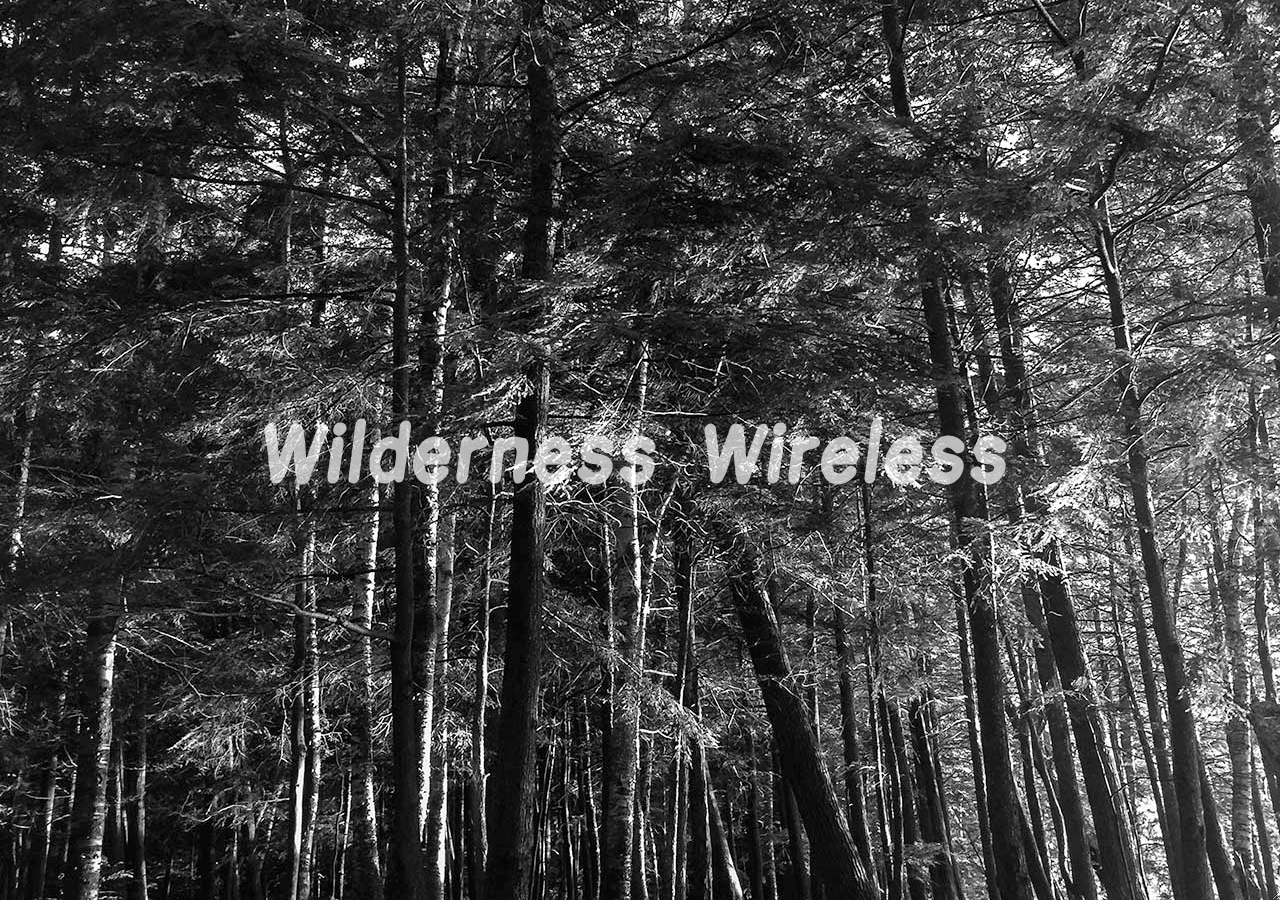
<file: docs/index.html>
<!doctype html>
<html>
<head>
<meta charset="UTF-8">
<title>↟Wilderness Wireless↟</title>
<link rel="stylesheet" type="text/css" href="sublime.css">
<link rel="stylesheet" type="text/css" href="site.css">
<link rel="icon" type="image/png" href="favicon.png">
</head>
<body>
	<div id="cover">
		<!--
		<h1 class="reg">
			↟↟
		</h1>
	-->
			<h1 class="em">
				<a href="wilderness.html">Wilderness</a> <a href="https://github.com/giantmolecules/WILDERNESS-WIRELESS">Wireless</a>
			</h1>
			<!--
			<h1 class="reg">
				↟↟
			</h1>
		-->
			<!--
            <h3 class="regular">
            		<span>
            			<a href="about.html">About</a>
                </span>
                <span>
                |
                </span>
                <span>
                <a href="participants.html">Participants</a>
                </span>
                <span>
                |
                </span>
                <span>
                <a href="acknowledgements.html">Acknowledgements</a>
                </span>
            </h3>
					-->
	</div>
</body>
</html>
</file>
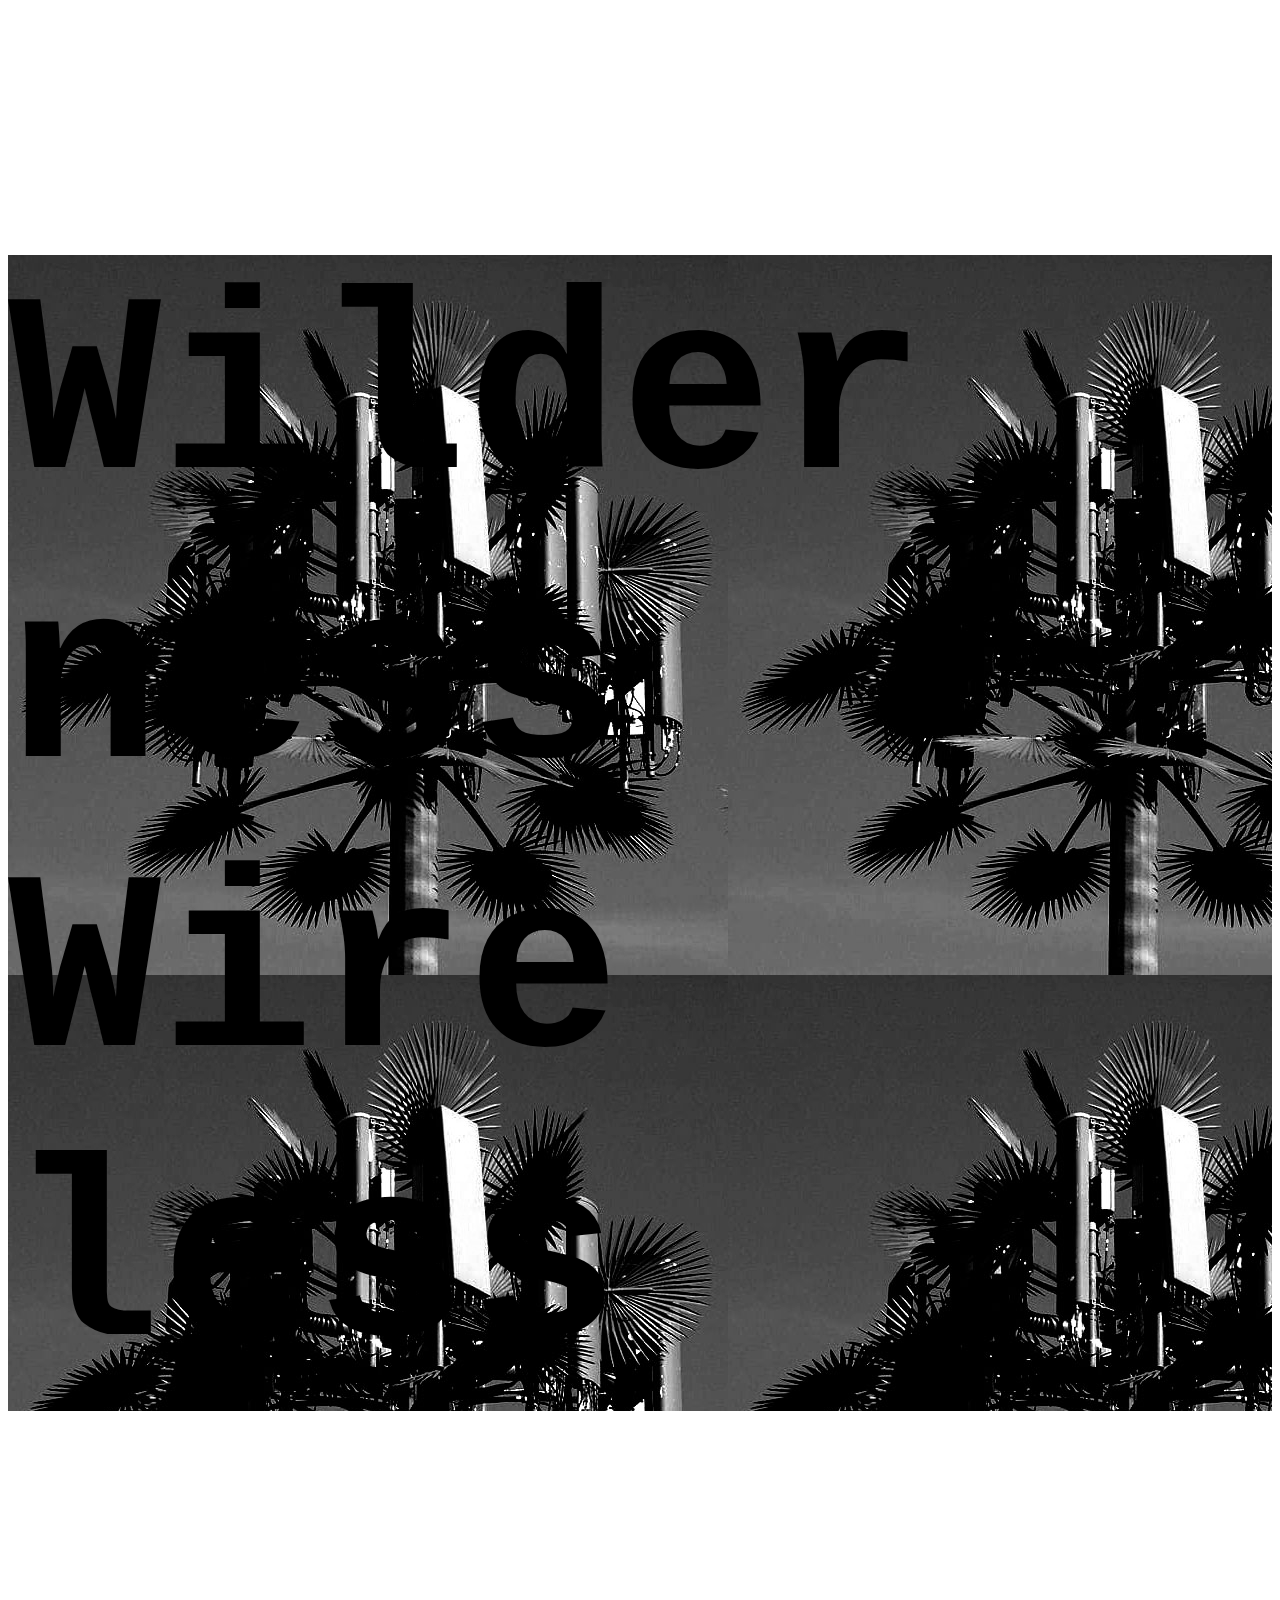
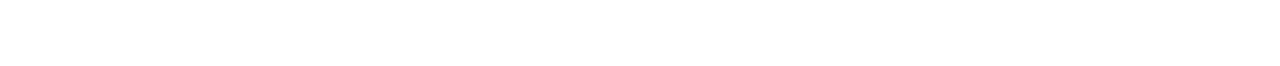
<file: wilderness/CaptiveInterwebBB/index.htm>
<!DOCTYPE html>
<html>
<head>
<meta charset="utf-8">
    <title>Wilderness Wireless</title>
    <link rel="stylesheet" type="text/css" href="site.css">
</head>
<body>
    <div>
            <p>
                Wilder ness Wire less
            </p>
    </div>
</body>
</html>
</file>
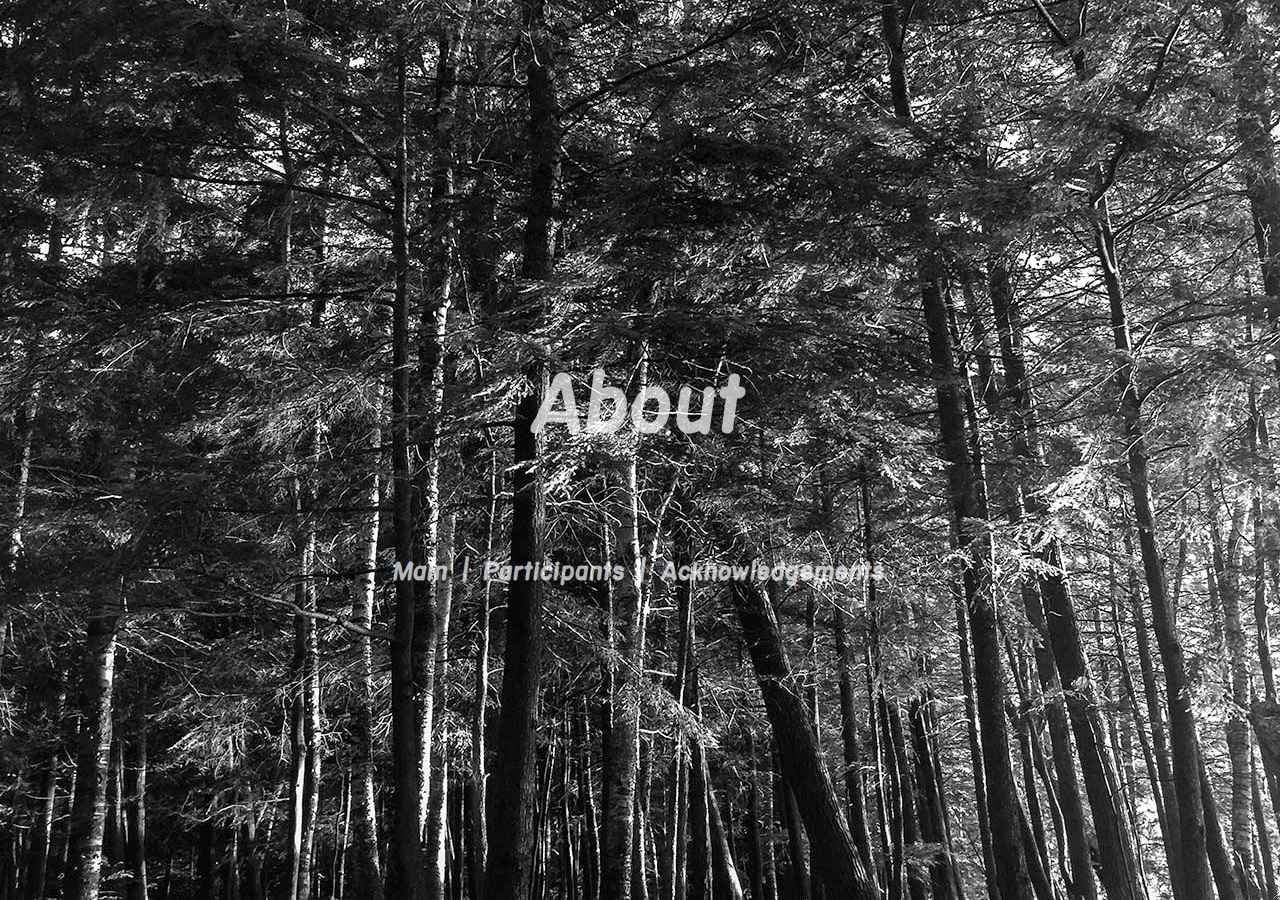
<file: docs/about.html>
<!doctype html>
<html>
<head>
<meta charset="UTF-8">
<title>↟Wilderness Wireless↟</title>
<link rel="stylesheet" type="text/css" href="sublime.css">
<link rel="stylesheet" type="text/css" href="site.css">
</head>
<body>
	<div id="page">
			<h1 class="em">
				About
			</h1>
            <h3 class="regular">
            <span>
            	<a href="index.html">Main</a>
                </span>
                <span>
                |
                </span>
                <span>
                <a href="participants.html">Participants</a>
                </span>
                <span>
                |
                </span>
                <span>
                <a href="acknowledgements.html">Acknowledgements</a>
                </span>
            </h3>
	</div>
</body>
</html>
</file>
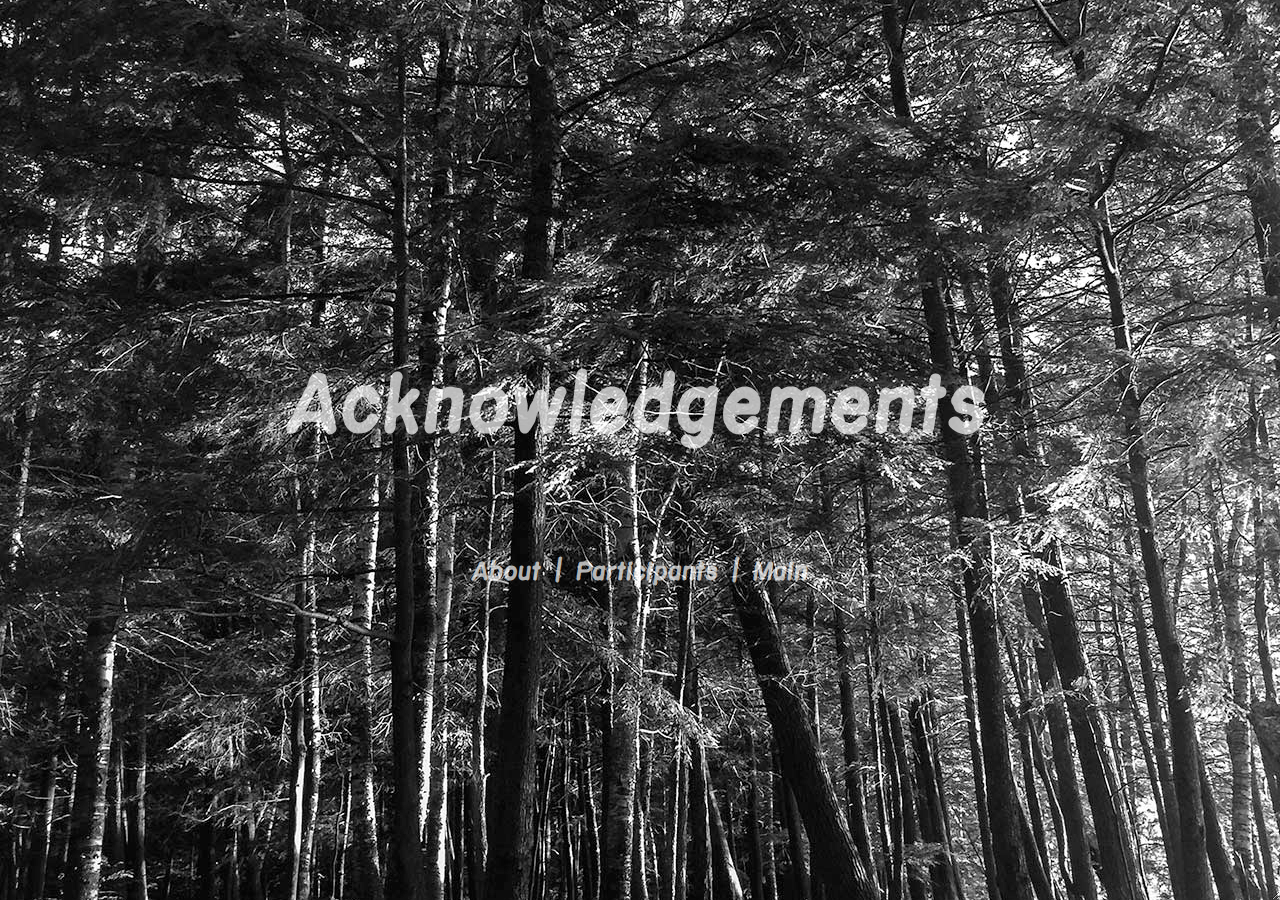
<file: docs/acknowledgements.html>
<!doctype html>
<html>
<head>
<meta charset="UTF-8">
<title>↟Wilderness Wireless↟</title>
<link rel="stylesheet" type="text/css" href="sublime.css">
<link rel="stylesheet" type="text/css" href="site.css">
</head>
<body>
	<div id="page">
			<h1 class="em">
				Acknowledgements
			</h1>
            <h3 class="regular">
            <span>
            	<a href="about.html">About</a>
                </span>
                <span>
                |
                </span>
                <span>
                <a href="participants.html">Participants</a>
                </span>
                <span>
                |
                </span>
                <span>
                <a href="index.html">Main</a>
                </span>
            </h3>
	</div>
</body>
</html>
</file>
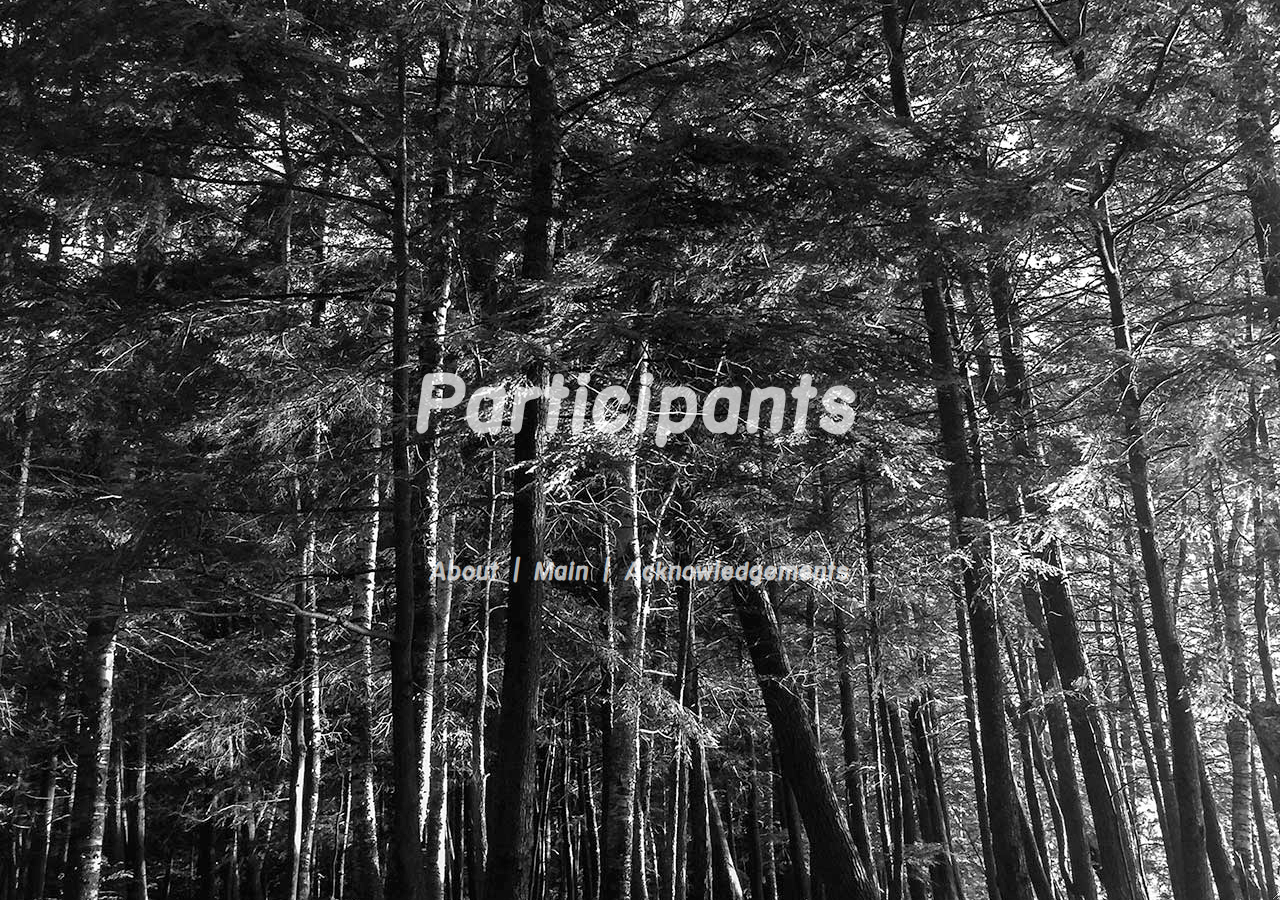
<file: docs/participants.html>
<!doctype html>
<html>
<head>
<meta charset="UTF-8">
<title>↟Wilderness Wireless↟</title>
<link rel="stylesheet" type="text/css" href="sublime.css">
<link rel="stylesheet" type="text/css" href="site.css">
</head>
<body>
	<div id="page">
			<h1 class="em">
				Participants
			</h1>
            <h3 class="regular">
            <span>
            	<a href="about.html">About</a>
                </span>
                <span>
                |
                </span>
                <span>
                <a href="index.html">Main</a>
                </span>
                <span>
                |
                </span>
                <span>
                <a href="acknowledgements.html">Acknowledgements</a>
                </span>
            </h3>
	</div>
</body>
</html>
</file>
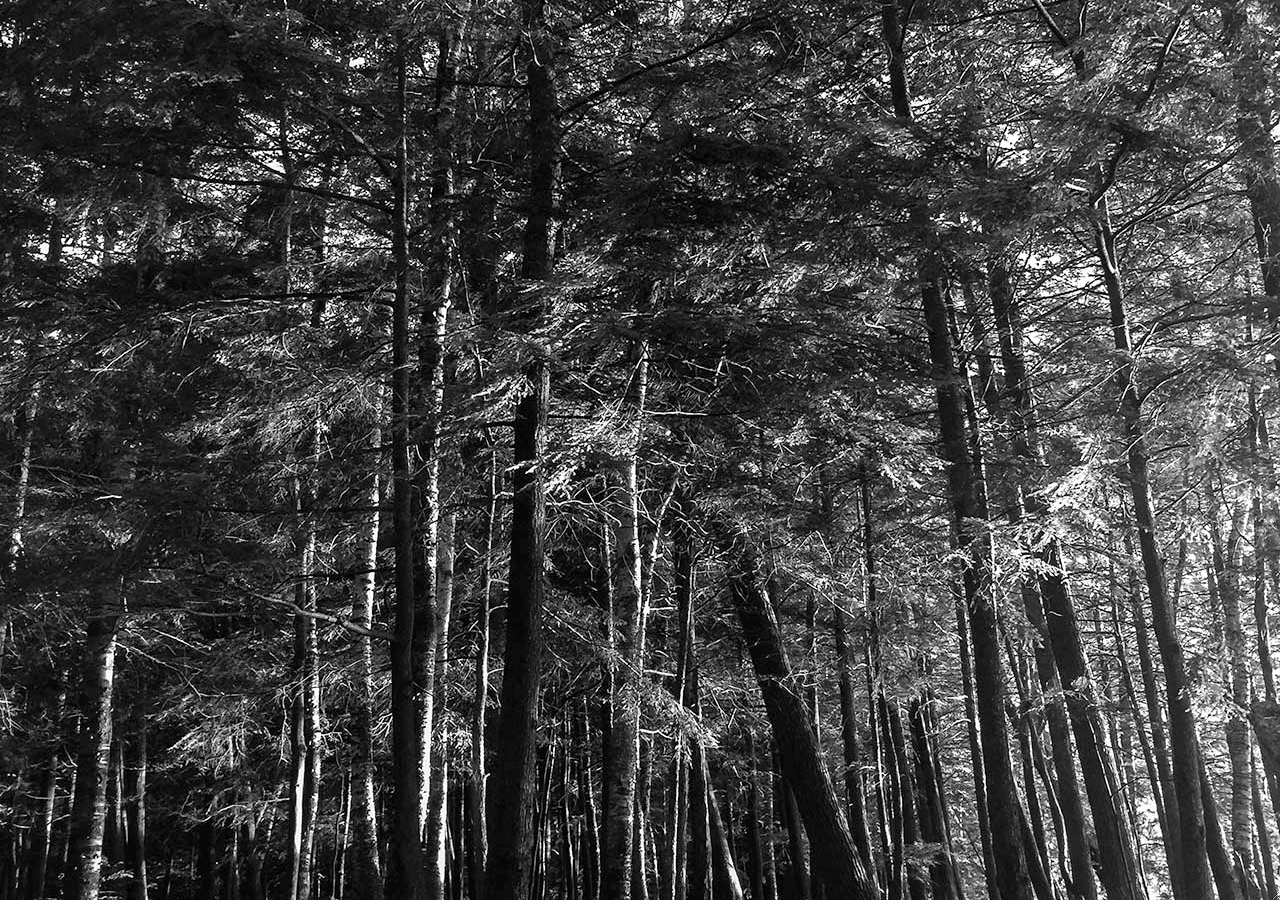
<file: docs/wilderness.html>
<!doctype html>
<html>
<head>
<meta charset="UTF-8">
<title>↟Wilderness Wireless↟</title>
<link rel="stylesheet" type="text/css" href="sublime.css">
<link rel="stylesheet" type="text/css" href="site.css">
</head>
<body>
	<div id="cover">
	</div>
</body>
</html>
</file>
